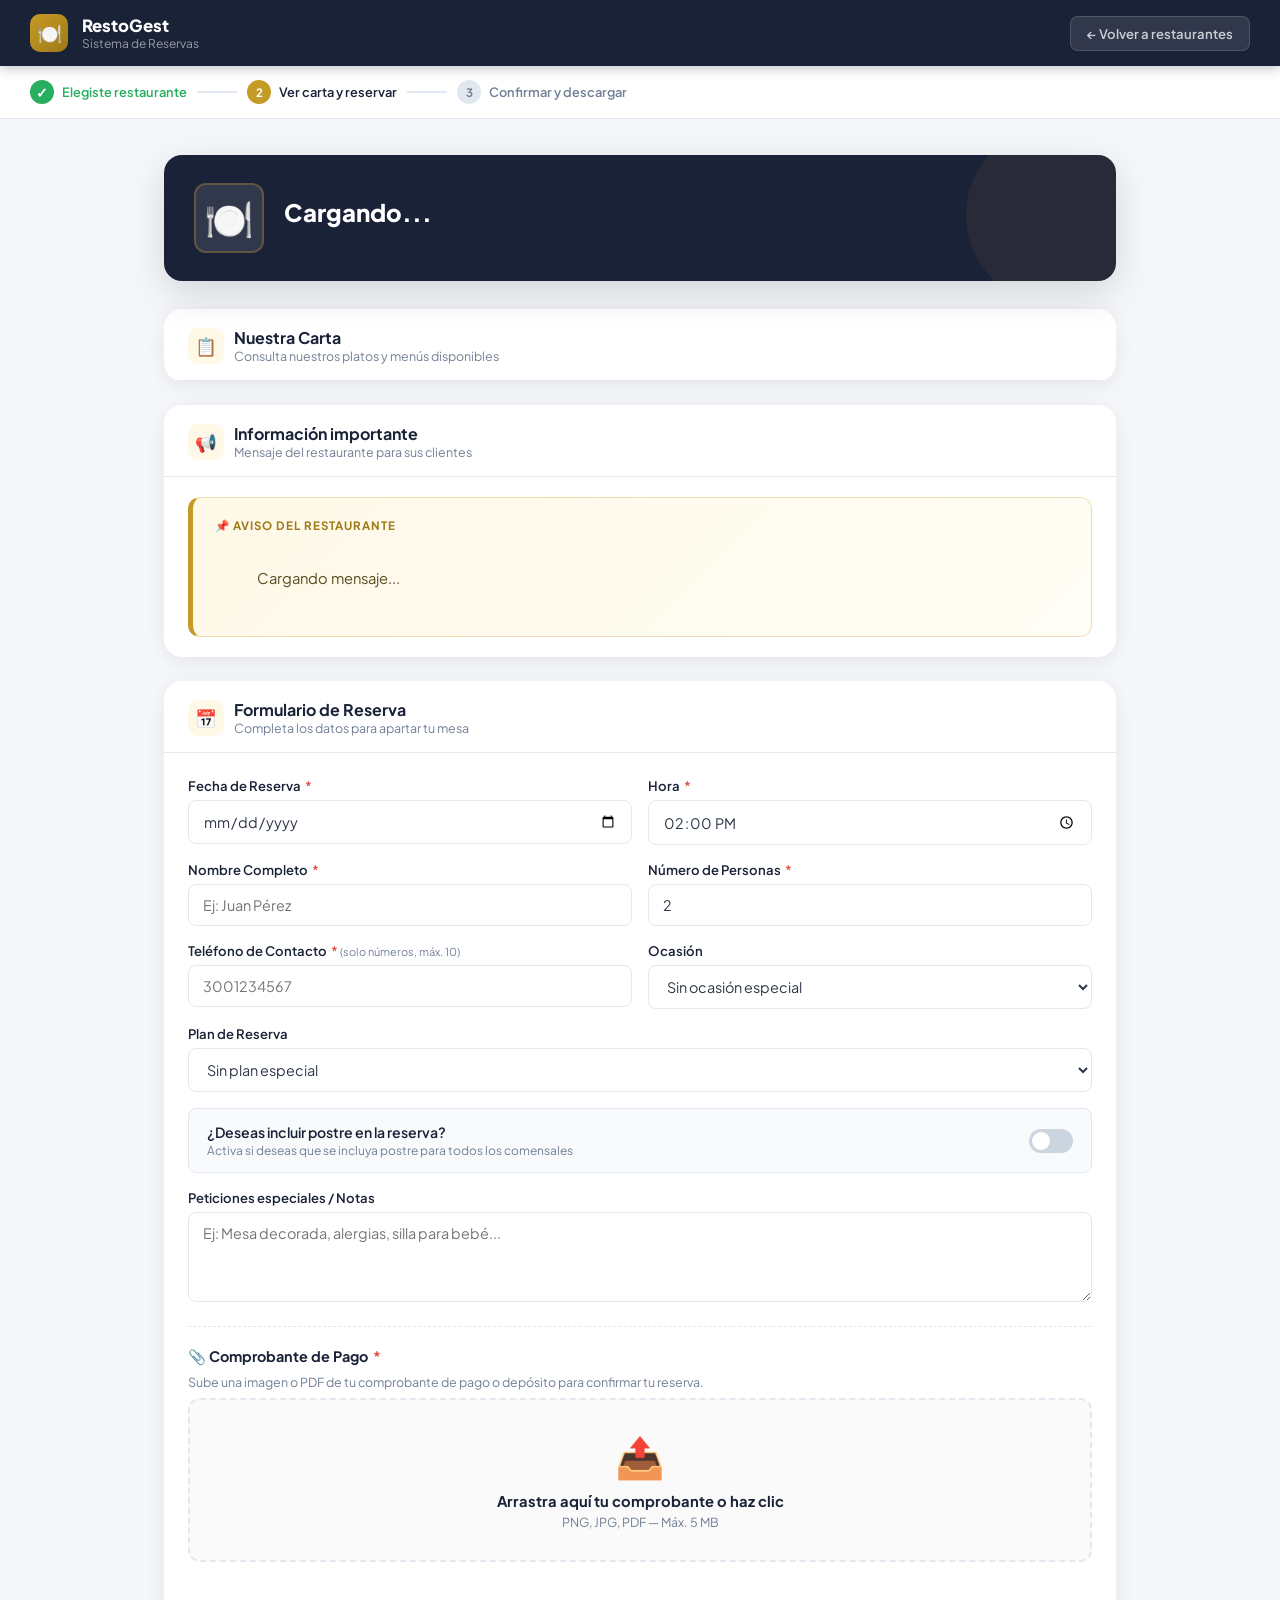
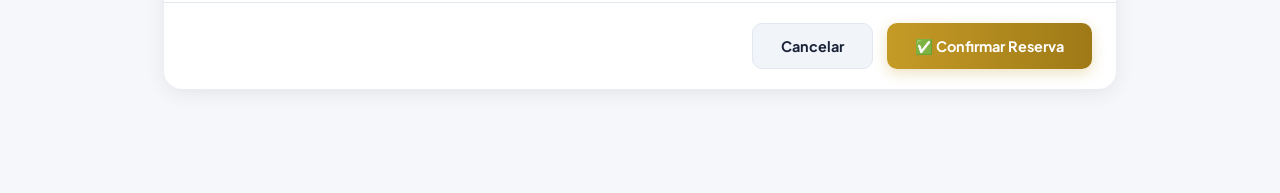
<file: RESTAURANTES/RESTAURANTES/frontend/formulario-reserva.html>
﻿<!DOCTYPE html>
<html lang="es">
<head>
  <meta charset="UTF-8">
  <meta name="viewport" content="width=device-width, initial-scale=1.0">
  <title>Reservar — Formulario</title>
  <link rel="preconnect" href="https://fonts.googleapis.com">
  <link href="https://fonts.googleapis.com/css2?family=Plus+Jakarta+Sans:wght@400;500;600;700;800&display=swap" rel="stylesheet">
  <style>
    :root {
      --primary: #c59b27;
      --primary-dark: #9e7916;
      --primary-light: #fef8e7;
      --secondary: #1a2238;
      --bg: #f5f7fb;
      --white: #ffffff;
      --text: #2d3748;
      --muted: #718096;
      --border: #e2e8f0;
      --radius-sm: 8px;
      --radius-md: 12px;
      --radius-lg: 18px;
      --shadow: 0 4px 20px rgba(0,0,0,0.08);
      --shadow-lg: 0 12px 40px rgba(0,0,0,0.14);
      --green: #27ae60;
      --red: #e74c3c;
    }
    * { box-sizing: border-box; margin: 0; padding: 0; }
    body {
      font-family: 'Plus Jakarta Sans', 'Segoe UI', sans-serif;
      background: var(--bg);
      color: var(--text);
      min-height: 100vh;
    }

    /* ── TOP BAR ── */
    .topbar {
      background: var(--secondary);
      padding: 14px 30px;
      display: flex;
      align-items: center;
      justify-content: space-between;
      position: sticky;
      top: 0;
      z-index: 50;
      box-shadow: 0 2px 12px rgba(0,0,0,0.25);
    }
    .topbar-left {
      display: flex;
      align-items: center;
      gap: 14px;
    }
    .topbar-logo {
      background: linear-gradient(135deg, var(--primary), var(--primary-dark));
      width: 38px; height: 38px;
      border-radius: 10px;
      display: flex; align-items: center; justify-content: center;
      font-size: 20px;
    }
    .topbar h1 {
      font-size: 1.05rem;
      font-weight: 800;
      color: #fff;
    }
    .topbar p {
      font-size: 0.75rem;
      color: rgba(255,255,255,0.55);
    }
    .btn-back {
      background: rgba(255,255,255,0.1);
      border: 1px solid rgba(255,255,255,0.15);
      color: rgba(255,255,255,0.75);
      padding: 8px 16px;
      border-radius: 8px;
      font-family: inherit;
      font-size: 0.82rem;
      font-weight: 600;
      cursor: pointer;
      transition: all 0.2s;
      text-decoration: none;
      display: flex;
      align-items: center;
      gap: 6px;
    }
    .btn-back:hover {
      background: rgba(255,255,255,0.18);
      color: #fff;
    }

    /* ── STEPS BAR ── */
    .steps-bar {
      background: #fff;
      border-bottom: 1px solid var(--border);
      padding: 14px 30px;
      display: flex;
      align-items: center;
      gap: 0;
    }
    .step {
      display: flex; align-items: center; gap: 8px;
      font-size: 0.8rem; font-weight: 600;
      color: var(--muted);
    }
    .step.active { color: var(--secondary); }
    .step.done { color: var(--green); }
    .step-num {
      width: 24px; height: 24px;
      border-radius: 50%;
      background: var(--border);
      display: flex; align-items: center; justify-content: center;
      font-size: 0.72rem; font-weight: 700;
    }
    .step.active .step-num { background: var(--primary); color: #fff; }
    .step.done .step-num { background: var(--green); color: #fff; font-size: 0.9rem; }
    .step-line { width: 40px; height: 2px; background: var(--border); margin: 0 10px; }

    /* ── LAYOUT ── */
    .page-content {
      max-width: 1000px;
      margin: 0 auto;
      padding: 36px 24px 80px;
    }

    /* ── RESTAURANT HEADER ── */
    .rest-header-card {
      background: var(--secondary);
      border-radius: var(--radius-lg);
      padding: 28px 30px;
      margin-bottom: 28px;
      display: flex;
      align-items: center;
      gap: 20px;
      box-shadow: var(--shadow-lg);
      position: relative;
      overflow: hidden;
    }
    .rest-header-card::after {
      content: '';
      position: absolute;
      right: -30px; top: -30px;
      width: 180px; height: 180px;
      border-radius: 50%;
      background: rgba(197,155,39,0.08);
    }
    .rest-logo-box {
      width: 70px; height: 70px;
      border-radius: var(--radius-md);
      overflow: hidden;
      background: rgba(255,255,255,0.1);
      display: flex; align-items: center; justify-content: center;
      font-size: 2.5rem;
      flex-shrink: 0;
      border: 2px solid rgba(197,155,39,0.3);
    }
    .rest-logo-box img { width: 100%; height: 100%; object-fit: cover; }
    .rest-header-info { flex: 1; }
    .rest-header-info h2 {
      font-size: 1.5rem; font-weight: 800;
      color: #fff; margin-bottom: 6px;
    }
    .rest-header-info p { color: rgba(255,255,255,0.6); font-size: 0.85rem; }
    .rest-header-meta {
      display: flex; gap: 16px; margin-top: 12px; flex-wrap: wrap;
    }
    .rest-header-meta span {
      font-size: 0.78rem; color: rgba(255,255,255,0.55);
      display: flex; align-items: center; gap: 5px;
    }

    /* ── CARTA SECTION ── */
    .section-card {
      background: var(--white);
      border-radius: var(--radius-lg);
      box-shadow: var(--shadow);
      margin-bottom: 24px;
      overflow: hidden;
    }
    .section-header {
      padding: 18px 24px 16px;
      border-bottom: 1px solid var(--border);
      display: flex;
      align-items: center;
      gap: 10px;
    }
    .section-header-icon {
      width: 36px; height: 36px;
      border-radius: 10px;
      background: var(--primary-light);
      display: flex; align-items: center; justify-content: center;
      font-size: 1.1rem;
    }
    .section-header h3 {
      font-size: 1rem; font-weight: 700; color: var(--secondary);
    }
    .section-header p {
      font-size: 0.78rem; color: var(--muted);
    }

    /* ── CARTA DISPLAY ── */
    .carta-viewer {
      padding: 0;
    }
    .carta-pdf-frame {
      width: 100%;
      height: 550px;
      border: none;
      display: block;
    }
    .carta-no-pdf {
      padding: 50px 24px;
      text-align: center;
      color: var(--muted);
    }
    .carta-no-pdf .icon { font-size: 3rem; margin-bottom: 12px; }
    .carta-no-pdf p { font-size: 0.88rem; }

    /* ── MENSAJE ADMIN ── */
    .admin-message-box {
      background: linear-gradient(135deg, #fef8e7, #fffdf5);
      border: 1px solid rgba(197,155,39,0.3);
      border-left: 5px solid var(--primary);
      border-radius: var(--radius-md);
      padding: 20px 22px;
    }
    .admin-message-label {
      font-size: 0.72rem;
      font-weight: 700;
      letter-spacing: 1px;
      text-transform: uppercase;
      color: var(--primary-dark);
      margin-bottom: 8px;
      display: flex;
      align-items: center;
      gap: 6px;
    }
    .admin-message-text {
      font-size: 0.92rem;
      color: #5a4a1e;
      line-height: 1.7;
      white-space: pre-wrap;
    }

    /* ── FORM ── */
    .form-section { padding: 24px; }
    .form-row {
      display: grid;
      grid-template-columns: 1fr 1fr;
      gap: 16px;
      margin-bottom: 16px;
    }
    @media (max-width: 600px) {
      .form-row { grid-template-columns: 1fr; }
    }
    .form-group { display: flex; flex-direction: column; gap: 6px; }
    .form-group label {
      font-size: 0.82rem;
      font-weight: 600;
      color: var(--secondary);
    }
    .form-group label span { color: var(--red); margin-left: 2px; }
    .form-control {
      border: 1.5px solid var(--border);
      border-radius: var(--radius-sm);
      padding: 11px 14px;
      font-family: inherit;
      font-size: 0.9rem;
      color: var(--text);
      background: #fff;
      transition: all 0.2s;
      width: 100%;
    }
    .form-control:focus {
      outline: none;
      border-color: var(--primary);
      box-shadow: 0 0 0 3px rgba(197,155,39,0.12);
    }
    textarea.form-control { resize: vertical; min-height: 90px; }
    select.form-control { cursor: pointer; }

    /* Switch */
    .switch-row {
      display: flex; align-items: center; justify-content: space-between;
      background: #f8fafc;
      border: 1.5px solid var(--border);
      border-radius: var(--radius-sm);
      padding: 14px 18px;
      margin-bottom: 16px;
      cursor: pointer;
    }
    .switch-label { font-size: 0.88rem; font-weight: 600; color: var(--secondary); }
    .switch-desc { font-size: 0.75rem; color: var(--muted); margin-top: 2px; }
    .switch {
      position: relative; width: 44px; height: 24px; flex-shrink: 0;
    }
    .switch input { opacity: 0; width: 0; height: 0; }
    .slider {
      position: absolute; inset: 0;
      background: #cbd5e0; border-radius: 24px; cursor: pointer;
      transition: 0.3s;
    }
    .slider:before {
      content: '';
      position: absolute;
      width: 18px; height: 18px;
      border-radius: 50%;
      background: #fff;
      left: 3px; top: 3px;
      transition: 0.3s;
    }
    .switch input:checked + .slider { background: var(--primary); }
    .switch input:checked + .slider:before { transform: translateX(20px); }

    /* ── COMPROBANTE UPLOADER ── */
    .upload-area {
      border: 2.5px dashed var(--border);
      border-radius: var(--radius-md);
      padding: 30px 20px;
      text-align: center;
      cursor: pointer;
      transition: all 0.25s;
      background: #fafafa;
      margin-bottom: 16px;
      position: relative;
    }
    .upload-area:hover, .upload-area.dragover {
      border-color: var(--primary);
      background: var(--primary-light);
    }
    .upload-area input[type="file"] {
      position: absolute; inset: 0;
      opacity: 0; cursor: pointer; width: 100%; height: 100%;
    }
    .upload-icon { font-size: 2.5rem; margin-bottom: 10px; }
    .upload-title { font-size: 0.92rem; font-weight: 700; color: var(--secondary); margin-bottom: 4px; }
    .upload-sub { font-size: 0.78rem; color: var(--muted); }

    .upload-preview {
      display: flex;
      align-items: center;
      gap: 14px;
      background: #f0fdf4;
      border: 1.5px solid #86efac;
      border-radius: var(--radius-sm);
      padding: 12px 16px;
      margin-bottom: 16px;
    }
    .upload-preview img {
      width: 60px; height: 60px;
      object-fit: cover;
      border-radius: 8px;
    }
    .upload-preview .file-icon { font-size: 2rem; }
    .upload-preview-info { flex: 1; }
    .upload-preview-name { font-size: 0.85rem; font-weight: 600; color: #065f46; }
    .upload-preview-size { font-size: 0.75rem; color: #047857; }
    .btn-remove {
      background: none; border: none; cursor: pointer;
      color: #dc2626; font-size: 1.1rem; padding: 4px;
    }

    /* ── BOTONES ACCIÓN ── */
    .actions-bar {
      display: flex;
      gap: 14px;
      justify-content: flex-end;
      padding: 20px 24px;
      border-top: 1px solid var(--border);
      flex-wrap: wrap;
    }
    .btn {
      padding: 13px 28px;
      border-radius: 10px;
      font-family: inherit;
      font-size: 0.9rem;
      font-weight: 700;
      cursor: pointer;
      border: none;
      transition: all 0.22s;
      display: flex;
      align-items: center;
      gap: 8px;
    }
    .btn-primary {
      background: linear-gradient(90deg, var(--primary), var(--primary-dark));
      color: #fff;
      box-shadow: 0 4px 14px rgba(197,155,39,0.3);
    }
    .btn-primary:hover {
      background: linear-gradient(90deg, #d4a933, var(--primary));
      box-shadow: 0 6px 20px rgba(197,155,39,0.45);
      transform: translateY(-1px);
    }
    .btn-primary:disabled {
      opacity: 0.6; cursor: not-allowed; transform: none;
    }
    .btn-secondary {
      background: #f1f5f9;
      color: var(--secondary);
      border: 1.5px solid var(--border);
    }
    .btn-secondary:hover { background: #e2e8f0; }

    /* ── SUCCESS SCREEN ── */
    .success-screen {
      background: var(--white);
      border-radius: var(--radius-lg);
      box-shadow: var(--shadow-lg);
      padding: 50px 36px;
      text-align: center;
      animation: popIn 0.5s cubic-bezier(0.175, 0.885, 0.32, 1.275);
    }
    .success-icon {
      width: 80px; height: 80px;
      border-radius: 50%;
      background: linear-gradient(135deg, #d1fae5, #a7f3d0);
      display: flex; align-items: center; justify-content: center;
      font-size: 2.5rem;
      margin: 0 auto 24px;
      box-shadow: 0 8px 24px rgba(39,174,96,0.25);
    }
    .success-screen h2 {
      font-size: 1.7rem; font-weight: 800; color: var(--secondary);
      margin-bottom: 10px;
    }
    .success-screen p {
      color: var(--muted); font-size: 0.95rem;
      line-height: 1.7; max-width: 450px; margin: 0 auto 28px;
    }

    .reservation-summary {
      background: #f8fafc;
      border: 1.5px solid var(--border);
      border-radius: var(--radius-md);
      padding: 22px;
      text-align: left;
      margin-bottom: 28px;
    }
    .summary-title {
      font-size: 0.78rem; font-weight: 700; letter-spacing: 1px;
      text-transform: uppercase; color: var(--muted);
      margin-bottom: 14px;
    }
    .summary-grid {
      display: grid;
      grid-template-columns: 1fr 1fr;
      gap: 12px;
    }
    @media (max-width: 500px) { .summary-grid { grid-template-columns: 1fr; } }
    .summary-item label {
      display: block;
      font-size: 0.72rem; font-weight: 600;
      color: var(--muted); text-transform: uppercase; letter-spacing: 0.5px;
      margin-bottom: 3px;
    }
    .summary-item span {
      font-size: 0.92rem; font-weight: 700; color: var(--secondary);
    }

    .btn-download {
      background: linear-gradient(90deg, var(--secondary), #2c3652);
      color: #fff;
      padding: 14px 32px;
      border-radius: 10px;
      font-family: inherit;
      font-size: 0.95rem;
      font-weight: 700;
      cursor: pointer;
      border: none;
      display: inline-flex;
      align-items: center;
      gap: 10px;
      transition: all 0.22s;
      box-shadow: 0 4px 16px rgba(26,34,56,0.2);
      margin-bottom: 14px;
    }
    .btn-download:hover {
      background: linear-gradient(90deg, #2c3652, var(--secondary));
      box-shadow: 0 8px 24px rgba(26,34,56,0.3);
      transform: translateY(-1px);
    }

    /* ── LOADING ── */
    .spinner {
      width: 20px; height: 20px;
      border: 2.5px solid rgba(255,255,255,0.3);
      border-top-color: #fff;
      border-radius: 50%;
      animation: spin 0.8s linear infinite;
    }

    /* ── TOAST ── */
    .toast {
      position: fixed;
      bottom: 30px; right: 30px;
      background: var(--secondary);
      color: #fff;
      padding: 14px 22px;
      border-radius: 12px;
      font-size: 0.88rem;
      font-weight: 600;
      box-shadow: 0 8px 28px rgba(0,0,0,0.2);
      display: flex;
      align-items: center;
      gap: 10px;
      z-index: 9999;
      transform: translateY(80px);
      opacity: 0;
      transition: all 0.35s cubic-bezier(0.175, 0.885, 0.32, 1.275);
    }
    .toast.show { transform: translateY(0); opacity: 1; }
    .toast.success { background: #065f46; }
    .toast.error { background: #991b1b; }

    /* ── FORM VALIDATION ── */
    .form-control.invalid { border-color: var(--red); }
    .field-error { font-size: 0.75rem; color: var(--red); margin-top: 2px; }
    .form-group.has-error label { color: var(--red); }

    @keyframes popIn {
      from { opacity: 0; transform: scale(0.85); }
      to   { opacity: 1; transform: scale(1); }
    }
    @keyframes spin {
      to { transform: rotate(360deg); }
    }
  </style>
</head>
<body>

  <!-- TOP BAR -->
  <header class="topbar">
    <div class="topbar-left">
      <div class="topbar-logo">🍽️</div>
      <div>
        <h1>RestoGest</h1>
        <p>Sistema de Reservas</p>
      </div>
    </div>
    <a class="btn-back" href="reservar.html">← Volver a restaurantes</a>
  </header>

  <!-- STEPS -->
  <div class="steps-bar">
    <div class="step done">
      <div class="step-num">✓</div>
      <span>Elegiste restaurante</span>
    </div>
    <div class="step-line"></div>
    <div class="step active">
      <div class="step-num">2</div>
      <span>Ver carta y reservar</span>
    </div>
    <div class="step-line"></div>
    <div class="step" id="step3">
      <div class="step-num">3</div>
      <span>Confirmar y descargar</span>
    </div>
  </div>

  <!-- CONTENIDO PRINCIPAL -->
  <div class="page-content">

    <!-- PANTALLA PRINCIPAL (form) -->
    <div id="mainContent">

      <!-- HEADER DEL RESTAURANTE -->
      <div class="rest-header-card" id="restHeaderCard">
        <div class="rest-logo-box" id="restLogoBox">🍽️</div>
        <div class="rest-header-info">
          <h2 id="restName">Cargando...</h2>
          <p id="restDesc"></p>
          <div class="rest-header-meta" id="restMeta"></div>
        </div>
      </div>

      <!-- CARTA DEL RESTAURANTE -->
      <div class="section-card">
        <div class="section-header">
          <div class="section-header-icon">📋</div>
          <div>
            <h3>Nuestra Carta</h3>
            <p>Consulta nuestros platos y menús disponibles</p>
          </div>
        </div>
        <div class="carta-viewer" id="cartaViewer">
          <!-- filled by JS -->
        </div>
      </div>

      <!-- MENSAJE DEL ADMINISTRADOR -->
      <div class="section-card" id="adminMsgSection">
        <div class="section-header">
          <div class="section-header-icon">📢</div>
          <div>
            <h3>Información importante</h3>
            <p>Mensaje del restaurante para sus clientes</p>
          </div>
        </div>
        <div style="padding: 20px 24px;">
          <div class="admin-message-box">
            <div class="admin-message-label">📌 Aviso del restaurante</div>
            <div class="admin-message-text" id="adminMessageText">
              Cargando mensaje...
            </div>
          </div>
        </div>
      </div>

      <!-- FORMULARIO DE RESERVA -->
      <div class="section-card">
        <div class="section-header">
          <div class="section-header-icon">📅</div>
          <div>
            <h3>Formulario de Reserva</h3>
            <p>Completa los datos para apartar tu mesa</p>
          </div>
        </div>

        <div class="form-section">

          <!-- Fecha y Hora -->
          <div class="form-row">
            <div class="form-group" id="fg-fecha">
              <label>Fecha de Reserva <span>*</span></label>
              <input type="date" class="form-control" id="inp-fecha">
            </div>
            <div class="form-group" id="fg-hora">
              <label>Hora <span>*</span></label>
              <input type="time" class="form-control" id="inp-hora" value="14:00">
            </div>
          </div>

          <!-- Nombre y Personas -->
          <div class="form-row">
            <div class="form-group" id="fg-nombre">
              <label>Nombre Completo <span>*</span></label>
              <input type="text" class="form-control" id="inp-nombre" placeholder="Ej: Juan Pérez">
            </div>
            <div class="form-group" id="fg-personas">
              <label>Número de Personas <span>*</span></label>
              <input type="number" class="form-control" id="inp-personas" min="1" max="50" value="2">
            </div>
          </div>

          <!-- Teléfono (SIN email) -->
          <div class="form-row">
            <div class="form-group" id="fg-tel">
              <label>Teléfono de Contacto <span>*</span> <small style="font-weight:400;color:var(--muted)">(solo números, máx. 10)</small></label>
              <input type="tel" class="form-control" id="inp-tel" placeholder="3001234567" maxlength="10">
            </div>
            <div class="form-group" id="fg-ocasion">
              <label>Ocasión</label>
              <select class="form-control" id="inp-ocasion">
                <option value="OTRO">Sin ocasión especial</option>
                <option value="CUMPLEAÑOS">🎂 Cumpleaños</option>
                <option value="ANIVERSARIO">💑 Aniversario</option>
                <option value="CITA_ROMANTICA">❤️ Cita Romántica</option>
                <option value="REUNION_FAMILIAR">👨‍👩‍👧 Reunión Familiar</option>
                <option value="REUNION_NEGOCIOS">💼 Reunión de Negocios</option>
                <option value="GRADUACION">🎓 Graduación</option>
              </select>
            </div>
          </div>

          <!-- Plan -->
          <div class="form-group" style="margin-bottom:16px;" id="fg-plan">
            <label>Plan de Reserva</label>
            <select class="form-control" id="inp-plan">
              <option value="No aplica">Sin plan especial</option>
              <option value="30">Plan 30</option>
              <option value="50">Plan 50</option>
              <option value="60">Plan 60</option>
              <option value="70">Plan 70</option>
              <option value="80">Plan 80</option>
            </select>
          </div>

          <!-- Postre Switch -->
          <label class="switch-row" for="inp-postre">
            <div>
              <div class="switch-label">¿Deseas incluir postre en la reserva?</div>
              <div class="switch-desc">Activa si deseas que se incluya postre para todos los comensales</div>
            </div>
            <label class="switch">
              <input type="checkbox" id="inp-postre">
              <span class="slider"></span>
            </label>
          </label>

          <!-- Notas -->
          <div class="form-group" id="fg-notas">
            <label>Peticiones especiales / Notas</label>
            <textarea class="form-control" id="inp-notas" rows="3" placeholder="Ej: Mesa decorada, alergias, silla para bebé..."></textarea>
          </div>

          <!-- COMPROBANTE DE PAGO -->
          <div style="margin-top: 24px; padding-top: 20px; border-top: 1.5px dashed var(--border);">
            <div class="form-group" style="margin-bottom: 8px;">
              <label style="font-size:0.9rem; font-weight:700; color:var(--secondary);">
                📎 Comprobante de Pago <span style="color:var(--red)">*</span>
              </label>
              <p style="font-size:0.78rem;color:var(--muted);margin-top:2px;">
                Sube una imagen o PDF de tu comprobante de pago o depósito para confirmar tu reserva.
              </p>
            </div>

            <!-- Preview -->
            <div id="comprobantePreview" style="display:none;" class="upload-preview">
              <div id="comprobanteThumbnail"></div>
              <div class="upload-preview-info">
                <div class="upload-preview-name" id="comprobanteFileName">—</div>
                <div class="upload-preview-size" id="comprobanteFileSize">—</div>
              </div>
              <button class="btn-remove" onclick="removeComprobante()" title="Quitar archivo">🗑️</button>
            </div>

            <!-- Drop zone -->
            <div class="upload-area" id="uploadArea">
              <input type="file" id="inp-comprobante" accept="image/*,application/pdf"
                onchange="handleComprobanteChange(event)">
              <div class="upload-icon">📤</div>
              <div class="upload-title">Arrastra aquí tu comprobante o haz clic</div>
              <div class="upload-sub">PNG, JPG, PDF — Máx. 5 MB</div>
            </div>
          </div>

        </div><!-- /form-section -->

        <!-- ACCIONES -->
        <div class="actions-bar">
          <button class="btn btn-secondary" onclick="window.location.href='reservar.html'">
            Cancelar
          </button>
          <button class="btn btn-primary" id="btnConfirmar" onclick="confirmarReserva()">
            <span>✅ Confirmar Reserva</span>
          </button>
        </div>
      </div><!-- /section-card form -->

    </div><!-- /mainContent -->

    <!-- PANTALLA DE ÉXITO -->
    <div id="successScreen" style="display:none;">
      <div class="success-screen">
        <div class="success-icon">✅</div>
        <h2>¡Reserva Confirmada!</h2>
        <p>Tu reserva ha sido registrada exitosamente. Guarda los detalles de tu reserva para presentarlos el día de tu visita.</p>

        <div class="reservation-summary">
          <div class="summary-title">🧾 Resumen de tu Reserva</div>
          <div class="summary-grid" id="summaryGrid">
            <!-- filled by JS -->
          </div>
        </div>

        <button class="btn-download" onclick="downloadReserva()">
          ⬇️ Descargar Comprobante de Reserva
        </button>
        <br>
        <button class="btn btn-secondary" onclick="window.location.href='reservar.html'" style="display:inline-flex; margin:0 auto;">
          ← Hacer otra reserva
        </button>
      </div>
    </div>

  </div><!-- /page-content -->

  <!-- TOAST -->
  <div class="toast" id="toast"></div>

  <script src="js/api.js"></script>
  <script>
  // ============================================================
  // ESTADO GLOBAL
  // ============================================================
  const params       = new URLSearchParams(window.location.search);
  const restauranteId = params.get('restaurante') || '';
  let restaurante    = null;
  let comprobanteFile = null;
  let comprobanteDataURL = null;
  let confirmedReserva = null;

  // ============================================================
  // INIT
  // ============================================================
  (function init() {
    if (!restauranteId) {
      window.location.href = 'reservar.html';
      return;
    }

    const todos = DataService.getRestaurantes();
    restaurante = todos.find(r => r.id === restauranteId);
    if (!restaurante) {
      window.location.href = 'reservar.html';
      return;
    }

    renderRestaurantHeader();
    renderCarta();
    renderAdminMessage();
    setMinDate();
    setupUploadDragDrop();
  })();

  // ── HEADER DEL RESTAURANTE
  function renderRestaurantHeader() {
    const logos = JSON.parse(localStorage.getItem('app_restaurant_logos_v1') || '{}');
    const logo  = logos[restauranteId];

    const logoBox = document.getElementById('restLogoBox');
    if (logo) {
      logoBox.innerHTML = `<img src="${logo}" alt="${restaurante.nombre}">`;
    } else {
      const emojis = {
        '11111111-1111-1111-1111-111111111111': '🍝',
        '22222222-2222-2222-2222-222222222222': '🌸',
        '33333333-3333-3333-3333-333333333333': '🌮',
        '44444444-4444-4444-4444-444444444444': '🫕'
      };
      logoBox.textContent = emojis[restauranteId] || '🍽️';
    }

    document.getElementById('restName').textContent = restaurante.nombre;
    document.getElementById('restDesc').textContent = restaurante.descripcion || '';

    const meta = document.getElementById('restMeta');
    meta.innerHTML = `
      <span>📍 ${restaurante.direccion || ''}</span>
      <span>📞 ${restaurante.telefono || ''}</span>
      <span>🕐 ${fmt12h(restaurante.hora_apertura)} – ${fmt12h(restaurante.hora_cierre)}</span>
    `;
  }

  // ── CARTA PDF
  function renderCarta() {
    const cartas = JSON.parse(localStorage.getItem('app_restaurant_cartas_v1') || '{}');
    const carta  = cartas[restauranteId];
    const viewer = document.getElementById('cartaViewer');

    if (carta) {
      viewer.innerHTML = `<iframe class="carta-pdf-frame" src="${carta}" title="Carta ${restaurante.nombre}"></iframe>`;
    } else {
      viewer.innerHTML = `
        <div class="carta-no-pdf">
          <div class="icon">📋</div>
          <p>La carta de este restaurante aún no ha sido cargada.<br>
             Puedes consultar el menú directamente en el restaurante o por teléfono.</p>
        </div>`;
    }
  }

  // ── MENSAJE DEL ADMIN
  function renderAdminMessage() {
    const msgs = JSON.parse(localStorage.getItem('app_admin_messages_v1') || '{}');
    const msg  = msgs[restauranteId] ||
      'Para confirmar tu reserva, realiza tu pago por transferencia o depósito y adjunta el comprobante en este formulario.\n\nTe contactaremos a tu número de teléfono para confirmar tu mesa.\n\n¡Gracias por elegirnos!';

    document.getElementById('adminMessageText').textContent = msg;
  }

  // ── FECHA MÍNIMA = HOY
  function setMinDate() {
    const today = new Date().toISOString().split('T')[0];
    document.getElementById('inp-fecha').min = today;
    document.getElementById('inp-fecha').value = today;
  }

  // ── DRAG & DROP UPLOAD
  function setupUploadDragDrop() {
    const area = document.getElementById('uploadArea');
    area.addEventListener('dragover', e => { e.preventDefault(); area.classList.add('dragover'); });
    area.addEventListener('dragleave', () => area.classList.remove('dragover'));
    area.addEventListener('drop', e => {
      e.preventDefault();
      area.classList.remove('dragover');
      if (e.dataTransfer.files[0]) processFile(e.dataTransfer.files[0]);
    });
  }

  // ── COMPROBANTE CHANGE
  function handleComprobanteChange(e) {
    const file = e.target.files[0];
    if (file) processFile(file);
  }

  function processFile(file) {
    if (file.size > 5 * 1024 * 1024) {
      showToast('El archivo supera el límite de 5 MB', 'error');
      return;
    }
    comprobanteFile = file;
    const reader = new FileReader();
    reader.onload = (e) => {
      comprobanteDataURL = e.target.result;
      showComprobantePreview(file);
    };
    reader.readAsDataURL(file);
  }

  function showComprobantePreview(file) {
    document.getElementById('uploadArea').style.display = 'none';
    document.getElementById('comprobantePreview').style.display = 'flex';
    document.getElementById('comprobanteFileName').textContent = file.name;
    document.getElementById('comprobanteFileSize').textContent = formatBytes(file.size);

    const thumb = document.getElementById('comprobanteThumbnail');
    if (file.type.startsWith('image/')) {
      thumb.innerHTML = `<img src="${comprobanteDataURL}" alt="comprobante">`;
    } else {
      thumb.innerHTML = `<span class="file-icon">📄</span>`;
    }
  }

  function removeComprobante() {
    comprobanteFile = null;
    comprobanteDataURL = null;
    document.getElementById('comprobantePreview').style.display = 'none';
    document.getElementById('uploadArea').style.display = 'block';
    document.getElementById('inp-comprobante').value = '';
  }

  // ── TELÉFONO: solo números
  document.getElementById('inp-tel').addEventListener('input', function() {
    this.value = this.value.replace(/\D/g, '').slice(0, 10);
  });

  // ── VALIDAR
  function validate() {
    let ok = true;
    const fields = [
      { id: 'fg-fecha',   inp: 'inp-fecha',   msg: 'Selecciona la fecha' },
      { id: 'fg-hora',    inp: 'inp-hora',    msg: 'Selecciona la hora' },
      { id: 'fg-nombre',  inp: 'inp-nombre',  msg: 'Ingresa tu nombre completo' },
      { id: 'fg-personas',inp: 'inp-personas', msg: 'Ingresa el número de personas' },
      { id: 'fg-tel',     inp: 'inp-tel',     msg: 'Ingresa el teléfono (10 dígitos)', minLen: 7 }
    ];

    fields.forEach(f => {
      const el = document.getElementById(f.inp);
      const fg = document.getElementById(f.id);
      clearErr(f.id);
      let val = el.value.trim();
      if (!val || (f.minLen && val.length < f.minLen)) {
        showFieldErr(f.id, f.msg);
        ok = false;
      }
    });

    if (!comprobanteFile) {
      showToast('⚠️ Por favor adjunta el comprobante de pago', 'error');
      document.getElementById('uploadArea').style.borderColor = 'var(--red)';
      ok = false;
    }

    return ok;
  }

  function showFieldErr(groupId, msg) {
    const fg = document.getElementById(groupId);
    if (!fg) return;
    fg.classList.add('has-error');
    const inp = fg.querySelector('.form-control');
    if (inp) inp.classList.add('invalid');
    let err = fg.querySelector('.field-error');
    if (!err) { err = document.createElement('span'); err.className = 'field-error'; fg.appendChild(err); }
    err.textContent = msg;
  }

  function clearErr(groupId) {
    const fg = document.getElementById(groupId);
    if (!fg) return;
    fg.classList.remove('has-error');
    const inp = fg.querySelector('.form-control');
    if (inp) inp.classList.remove('invalid');
    const err = fg.querySelector('.field-error');
    if (err) err.remove();
  }

  // ── CONFIRMAR RESERVA
  function confirmarReserva() {
    if (!validate()) return;

    const btn = document.getElementById('btnConfirmar');
    btn.disabled = true;
    btn.innerHTML = `<div class="spinner"></div> Guardando...`;

    const ocasionLabels = {
      'OTRO': 'Sin ocasión especial',
      'CUMPLEAÑOS': 'Cumpleaños',
      'ANIVERSARIO': 'Aniversario',
      'CITA_ROMANTICA': 'Cita Romántica',
      'REUNION_FAMILIAR': 'Reunión Familiar',
      'REUNION_NEGOCIOS': 'Reunión de Negocios',
      'GRADUACION': 'Graduación'
    };

    const planVal = document.getElementById('inp-plan').value;
    const reserva = {
      id: 'res-' + Date.now(),
      restaurante_id: restauranteId,
      restaurante_nombre: restaurante.nombre,
      fecha: document.getElementById('inp-fecha').value,
      hora: document.getElementById('inp-hora').value,
      nombre_cliente: document.getElementById('inp-nombre').value.trim(),
      numero_personas: parseInt(document.getElementById('inp-personas').value) || 1,
      telefono_contacto: document.getElementById('inp-tel').value.trim(),
      ocasion: document.getElementById('inp-ocasion').value,
      ocasion_label: ocasionLabels[document.getElementById('inp-ocasion').value] || 'Otro',
      plan: planVal,
      postre_incluido: document.getElementById('inp-postre').checked,
      descripcion_notas: document.getElementById('inp-notas').value.trim(),
      estado: 'PENDIENTE',
      comprobante_nombre: comprobanteFile ? comprobanteFile.name : null,
      comprobante_datos: comprobanteDataURL,
      creado_por: 'Cliente (Público)',
      ultimo_editor: 'Cliente (Público)',
      created_at: new Date().toISOString(),
      updated_at: new Date().toISOString()
    };

    // Guardar en localStorage
    setTimeout(() => {
      DataService.saveReserva(reserva);
      confirmedReserva = reserva;
      showSuccessScreen(reserva);
      btn.disabled = false;
      btn.innerHTML = `<span>✅ Confirmar Reserva</span>`;
    }, 900);
  }

  // ── MOSTRAR ÉXITO
  function showSuccessScreen(r) {
    document.getElementById('mainContent').style.display = 'none';
    const ss = document.getElementById('successScreen');
    ss.style.display = 'block';

    // Marcar paso 3
    const s3 = document.getElementById('step3');
    if (s3) { s3.className = 'step active'; s3.querySelector('.step-num').textContent = '3'; }

    const grid = document.getElementById('summaryGrid');
    grid.innerHTML = `
      <div class="summary-item"><label>Restaurante</label><span>${r.restaurante_nombre}</span></div>
      <div class="summary-item"><label>Fecha</label><span>${formatDate(r.fecha)}</span></div>
      <div class="summary-item"><label>Hora</label><span>${fmt12h(r.hora)}</span></div>
      <div class="summary-item"><label>Personas</label><span>${r.numero_personas}</span></div>
      <div class="summary-item"><label>Nombre</label><span>${r.nombre_cliente}</span></div>
      <div class="summary-item"><label>Teléfono</label><span>${r.telefono_contacto}</span></div>
      <div class="summary-item"><label>Ocasión</label><span>${r.ocasion_label}</span></div>
      <div class="summary-item"><label>Plan</label><span>Plan ${r.plan}</span></div>
      <div class="summary-item"><label>Postre</label><span>${r.postre_incluido ? '✅ Incluido' : '❌ No incluido'}</span></div>
      <div class="summary-item"><label>Estado</label><span>🟡 PENDIENTE</span></div>
      ${r.descripcion_notas ? `<div class="summary-item" style="grid-column:1/-1;"><label>Notas</label><span>${r.descripcion_notas}</span></div>` : ''}
    `;

    showToast('¡Reserva registrada con éxito! 🎉', 'success');
  }

  // ── DESCARGAR COMPROBANTE (HTML → print/PDF)
  function downloadReserva() {
    var r = confirmedReserva;
    if (!r) return;

    var imgHtml = "";
    if (comprobanteDataURL && comprobanteFile && comprobanteFile.type.startsWith("image/")) {
      imgHtml = "<img src=""" + comprobanteDataURL + """ style=""max-width:100%;border-radius:10px;margin-top:16px;"" alt=""comprobante"">";
    } else if (comprobanteDataURL) {
      imgHtml = "<p style=""color:#065f46;background:#d1fae5;padding:10px;border-radius:8px;"">PDF adjunto: " + r.comprobante_nombre + "</p>";
    }

    var notasHtml = r.descripcion_notas
      ? "<div class=""notas"" style=""margin-top:16px;""><label>Peticiones / Notas</label><p style=""font-size:0.88rem"">" + r.descripcion_notas + "</p></div>"
      : "";

    var css = [
      "body{font-family:Segoe UI,sans-serif;background:#f5f7fb;padding:40px 20px;color:#2d3748}",
      ".card{background:#fff;max-width:680px;margin:0 auto;border-radius:16px;overflow:hidden;box-shadow:0 8px 30px rgba(0,0,0,.1)}",
      ".card-header{background:linear-gradient(135deg,#1a2238,#2c3652);color:#fff;padding:30px 32px}",
      ".card-header h1{font-size:1.6rem;font-weight:800;margin-bottom:4px}",
      ".card-header p{color:rgba(255,255,255,.6);font-size:.88rem}",
      ".card-body{padding:30px 32px}",
      ".rest-name{font-size:1.3rem;font-weight:800;color:#c59b27;margin-bottom:20px}",
      ".grid{display:grid;grid-template-columns:1fr 1fr;gap:16px}",
      ".item label{display:block;font-size:.72rem;font-weight:700;text-transform:uppercase;color:#718096;letter-spacing:.5px;margin-bottom:3px}",
      ".item span{font-size:.95rem;font-weight:700;color:#2d3748}",
      ".notas{background:#f8fafc;border:1.5px solid #e2e8f0;border-radius:10px;padding:14px;margin-top:20px}",
      ".notas label{display:block;font-size:.72rem;text-transform:uppercase;color:#718096;margin-bottom:6px;font-weight:700}",
      ".badge{display:inline-block;padding:4px 12px;border-radius:9999px;font-size:.78rem;font-weight:700;background:#fef8e7;color:#9e7916}",
      ".divider{height:1px;background:#e2e8f0;margin:20px 0}",
      ".footer{text-align:center;font-size:.75rem;color:#718096;padding:16px 32px;border-top:1px solid #e2e8f0}",
      ".status-pendiente{background:#fef9c3;color:#854d0e;padding:6px 14px;border-radius:9999px;font-size:.82rem;font-weight:700;display:inline-block}",
      "@media print{body{padding:0}.card{box-shadow:none;border-radius:0}}"
    ].join("");

    var html = "<!DOCTYPE html>"
      + "<html lang=""es""><head><meta charset=""UTF-8"">"
      + "<title>Reserva - " + r.restaurante_nombre + "</title>"
      + "<style>" + css + "</style>"
      + "</head><body>"
      + "<div class=""card"">"
        + "<div class=""card-header"">"
          + "<h1>&#127869; RestoGest &mdash; Comprobante de Reserva</h1>"
          + "<p>C&oacute;digo: #" + r.id + " &nbsp;|&nbsp; " + new Date(r.created_at).toLocaleString("es-MX") + "</p>"
        + "</div>"
        + "<div class=""card-body"">"
          + "<div class=""rest-name"">" + r.restaurante_nombre + "</div>"
          + "<div class=""grid"">"
            + "<div class=""item""><label>Fecha</label><span>" + formatDate(r.fecha) + "</span></div>"
            + "<div class=""item""><label>Hora</label><span>" + fmt12h(r.hora) + "</span></div>"
            + "<div class=""item""><label>Nombre</label><span>" + r.nombre_cliente + "</span></div>"
            + "<div class=""item""><label>Personas</label><span>" + r.numero_personas + "</span></div>"
            + "<div class=""item""><label>Tel&eacute;fono</label><span>" + r.telefono_contacto + "</span></div>"
            + "<div class=""item""><label>Ocasi&oacute;n</label><span>" + r.ocasion_label + "</span></div>"
            + "<div class=""item""><label>Plan</label><span><span class=""badge"">Plan " + r.plan + "</span></span></div>"
            + "<div class=""item""><label>Postre</label><span>" + (r.postre_incluido ? "&#9989; Incluido" : "No incluido") + "</span></div>"
          + "</div>"
          + "<div class=""divider""></div>"
          + "<p>Estado: <span class=""status-pendiente"">&#9203; PENDIENTE DE CONFIRMACI&Oacute;N</span></p>"
          + notasHtml
          + "<div class=""divider""></div>"
          + "<p style=""font-size:.82rem;color:#718096;""><strong>Comprobante de pago adjunto:</strong> " + (r.comprobante_nombre || "No adjuntado") + "</p>"
          + imgHtml
        + "</div>"
        + "<div class=""footer"">Presentar este documento el d&iacute;a de la reserva &nbsp;&bull;&nbsp; RestoGest &copy; 2026</div>"
      + "</div>"
      + "</body></html>";

    var blob = new Blob([html], { type: "text/html" });
    var url  = URL.createObjectURL(blob);
    var a    = document.createElement("a");
    a.href = url;
    a.download = "Reserva_" + r.restaurante_nombre.replace(/\s/g, "_") + "_" + r.fecha + ".html";
    a.click();
    URL.revokeObjectURL(url);

    showToast("Archivo descargado", "success");
  }
  // ============================================================
  // UTILIDADES
  // ============================================================
  function fmt12h(t) {
    if (!t) return '—';
    const [hh, mm] = t.split(':');
    const hr = parseInt(hh);
    return `${hr % 12 || 12}:${mm} ${hr >= 12 ? 'pm' : 'am'}`;
  }

  function formatDate(d) {
    if (!d) return '—';
    const [y, m, day] = d.split('-');
    const months = ['Ene','Feb','Mar','Abr','May','Jun','Jul','Ago','Sep','Oct','Nov','Dic'];
    return `${parseInt(day)} de ${months[parseInt(m)-1]} de ${y}`;
  }

  function formatBytes(b) {
    if (b < 1024) return b + ' B';
    if (b < 1048576) return (b/1024).toFixed(1) + ' KB';
    return (b/1048576).toFixed(1) + ' MB';
  }

  function showToast(msg, type='') {
    const t = document.getElementById('toast');
    t.textContent = msg;
    t.className = 'toast ' + type;
    void t.offsetWidth;
    t.classList.add('show');
    setTimeout(() => t.classList.remove('show'), 3500);
  }
  </script>
</body>
</html>
</file>
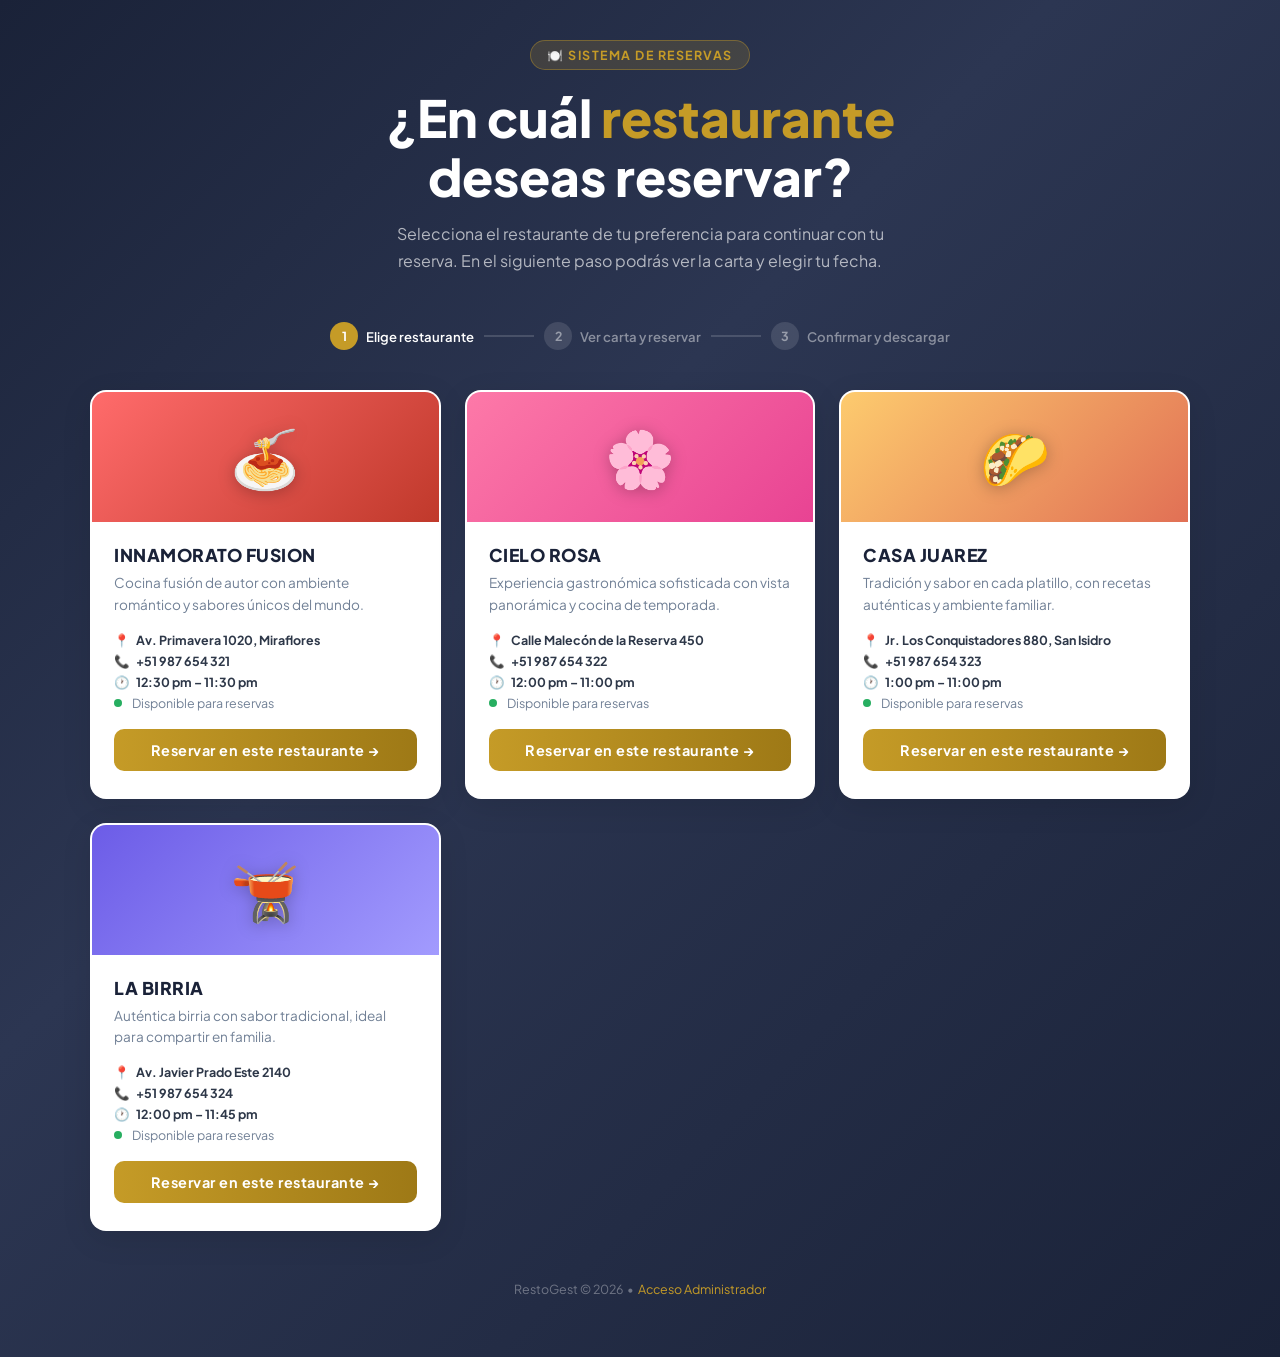
<file: RESTAURANTES/RESTAURANTES/frontend/reservar.html>
<!DOCTYPE html>
<html lang="es">
<head>
  <meta charset="UTF-8">
  <meta name="viewport" content="width=device-width, initial-scale=1.0">
  <title>Reservar — Elige tu Restaurante</title>
  <link rel="preconnect" href="https://fonts.googleapis.com">
  <link href="https://fonts.googleapis.com/css2?family=Plus+Jakarta+Sans:wght@400;500;600;700;800&display=swap" rel="stylesheet">
  <style>
    :root {
      --primary: #c59b27;
      --primary-dark: #9e7916;
      --secondary: #1a2238;
      --bg: #f5f7fb;
      --white: #ffffff;
      --text: #2d3748;
      --muted: #718096;
      --border: #e2e8f0;
      --radius: 16px;
      --shadow: 0 8px 30px rgba(0,0,0,0.10);
    }
    * { box-sizing: border-box; margin: 0; padding: 0; }
    body {
      font-family: 'Plus Jakarta Sans', 'Segoe UI', sans-serif;
      background: linear-gradient(135deg, #1a2238 0%, #2c3652 40%, #1a2238 100%);
      min-height: 100vh;
      display: flex;
      flex-direction: column;
      align-items: center;
      justify-content: flex-start;
      padding: 40px 20px 60px;
    }

    /* ── HERO ── */
    .hero {
      text-align: center;
      margin-bottom: 48px;
      animation: fadeDown 0.6s ease;
    }
    .hero-badge {
      display: inline-block;
      background: rgba(197,155,39,0.18);
      border: 1px solid rgba(197,155,39,0.4);
      color: var(--primary);
      font-size: 0.78rem;
      font-weight: 700;
      letter-spacing: 1.5px;
      text-transform: uppercase;
      padding: 6px 16px;
      border-radius: 9999px;
      margin-bottom: 18px;
    }
    .hero h1 {
      font-size: clamp(2rem, 5vw, 3.2rem);
      font-weight: 800;
      color: #fff;
      line-height: 1.15;
      margin-bottom: 14px;
    }
    .hero h1 span { color: var(--primary); }
    .hero p {
      font-size: 1rem;
      color: rgba(255,255,255,0.65);
      max-width: 520px;
      margin: 0 auto;
      line-height: 1.7;
    }

    /* ── GRID DE RESTAURANTES ── */
    .restaurants-grid {
      display: grid;
      grid-template-columns: repeat(auto-fit, minmax(280px, 1fr));
      gap: 24px;
      width: 100%;
      max-width: 1100px;
      animation: fadeUp 0.7s ease;
    }

    .rest-card {
      background: var(--white);
      border-radius: var(--radius);
      overflow: hidden;
      box-shadow: var(--shadow);
      cursor: pointer;
      transition: transform 0.28s ease, box-shadow 0.28s ease;
      display: flex;
      flex-direction: column;
      border: 2px solid transparent;
      position: relative;
    }
    .rest-card:hover {
      transform: translateY(-6px);
      box-shadow: 0 18px 50px rgba(0,0,0,0.20);
      border-color: var(--primary);
    }
    .rest-card::before {
      content: '';
      position: absolute;
      top: 0; left: 0; right: 0;
      height: 4px;
      background: linear-gradient(90deg, var(--primary), var(--primary-dark));
      opacity: 0;
      transition: opacity 0.28s;
    }
    .rest-card:hover::before { opacity: 1; }

    /* Banner de color para cada restaurante */
    .rest-banner {
      height: 130px;
      display: flex;
      align-items: center;
      justify-content: center;
      font-size: 3.5rem;
      position: relative;
      overflow: hidden;
    }
    .rest-banner .logo-img {
      width: 100%; height: 100%;
      object-fit: cover;
      position: absolute; top: 0; left: 0;
    }
    .rest-banner .emoji-fallback {
      position: relative; z-index: 1;
      filter: drop-shadow(0 2px 8px rgba(0,0,0,0.25));
    }
    .banner-innamorato { background: linear-gradient(135deg, #ff6b6b, #c0392b); }
    .banner-cielorosa  { background: linear-gradient(135deg, #fd79a8, #e84393); }
    .banner-casajuarez { background: linear-gradient(135deg, #fdcb6e, #e17055); }
    .banner-labirria   { background: linear-gradient(135deg, #6c5ce7, #a29bfe); }

    .rest-body {
      padding: 22px 22px 26px;
      flex: 1;
      display: flex;
      flex-direction: column;
    }
    .rest-name {
      font-size: 1.1rem;
      font-weight: 800;
      color: var(--secondary);
      margin-bottom: 6px;
      letter-spacing: 0.5px;
    }
    .rest-desc {
      font-size: 0.85rem;
      color: var(--muted);
      line-height: 1.6;
      flex: 1;
      margin-bottom: 16px;
    }
    .rest-meta {
      display: flex;
      flex-direction: column;
      gap: 5px;
      margin-bottom: 18px;
    }
    .rest-meta span {
      font-size: 0.78rem;
      color: var(--muted);
      display: flex;
      align-items: center;
      gap: 6px;
    }
    .rest-meta strong { color: var(--text); }

    .btn-reservar {
      display: block;
      width: 100%;
      background: linear-gradient(90deg, var(--primary), var(--primary-dark));
      color: #fff;
      font-family: inherit;
      font-size: 0.9rem;
      font-weight: 700;
      padding: 12px 20px;
      border: none;
      border-radius: 10px;
      cursor: pointer;
      text-align: center;
      letter-spacing: 0.5px;
      transition: all 0.22s;
      text-decoration: none;
    }
    .btn-reservar:hover {
      background: linear-gradient(90deg, #d4a933, var(--primary));
      transform: scale(1.02);
      box-shadow: 0 6px 18px rgba(197,155,39,0.35);
    }

    .status-dot {
      width: 8px; height: 8px;
      border-radius: 50%;
      background: #27ae60;
      display: inline-block;
      margin-right: 4px;
      animation: pulse 2s infinite;
    }

    /* ── FOOTER ── */
    .page-footer {
      margin-top: 50px;
      text-align: center;
      color: rgba(255,255,255,0.35);
      font-size: 0.78rem;
    }
    .page-footer a {
      color: var(--primary);
      text-decoration: none;
    }

    /* ── STEP INDICATOR ── */
    .steps-bar {
      display: flex;
      align-items: center;
      gap: 0;
      margin-bottom: 40px;
      animation: fadeDown 0.5s ease;
    }
    .step {
      display: flex;
      align-items: center;
      gap: 8px;
      font-size: 0.82rem;
      font-weight: 600;
      color: rgba(255,255,255,0.45);
    }
    .step.active { color: #fff; }
    .step-num {
      width: 28px; height: 28px;
      border-radius: 50%;
      background: rgba(255,255,255,0.12);
      display: flex; align-items: center; justify-content: center;
      font-size: 0.78rem;
      font-weight: 700;
    }
    .step.active .step-num {
      background: var(--primary);
      color: #fff;
    }
    .step-line {
      width: 50px;
      height: 2px;
      background: rgba(255,255,255,0.15);
      margin: 0 10px;
    }

    @keyframes fadeDown {
      from { opacity: 0; transform: translateY(-20px); }
      to   { opacity: 1; transform: translateY(0); }
    }
    @keyframes fadeUp {
      from { opacity: 0; transform: translateY(30px); }
      to   { opacity: 1; transform: translateY(0); }
    }
    @keyframes pulse {
      0%,100% { transform: scale(1); opacity: 1; }
      50%      { transform: scale(1.4); opacity: 0.6; }
    }
  </style>
</head>
<body>

  <!-- HERO -->
  <div class="hero">
    <div class="hero-badge">🍽️ Sistema de Reservas</div>
    <h1>¿En cuál <span>restaurante</span><br>deseas reservar?</h1>
    <p>Selecciona el restaurante de tu preferencia para continuar con tu reserva. En el siguiente paso podrás ver la carta y elegir tu fecha.</p>
  </div>

  <!-- PASOS -->
  <div class="steps-bar">
    <div class="step active">
      <div class="step-num">1</div>
      <span>Elige restaurante</span>
    </div>
    <div class="step-line"></div>
    <div class="step">
      <div class="step-num">2</div>
      <span>Ver carta y reservar</span>
    </div>
    <div class="step-line"></div>
    <div class="step">
      <div class="step-num">3</div>
      <span>Confirmar y descargar</span>
    </div>
  </div>

  <!-- GRID DE RESTAURANTES -->
  <div class="restaurants-grid" id="restaurantsGrid">
    <!-- Generado por JS -->
  </div>

  <div class="page-footer">
    RestoGest &copy; 2026 &nbsp;•&nbsp;
    <a href="index.html">Acceso Administrador</a>
  </div>

  <script src="js/api.js"></script>
  <script>
    const restaurantes = DataService.getRestaurantes().filter(r => r.activo !== false);

    const bannerClass = {
      '11111111-1111-1111-1111-111111111111': 'banner-innamorato',
      '22222222-2222-2222-2222-222222222222': 'banner-cielorosa',
      '33333333-3333-3333-3333-333333333333': 'banner-casajuarez',
      '44444444-4444-4444-4444-444444444444': 'banner-labirria'
    };
    const bannerEmoji = {
      '11111111-1111-1111-1111-111111111111': '🍝',
      '22222222-2222-2222-2222-222222222222': '🌸',
      '33333333-3333-3333-3333-333333333333': '🌮',
      '44444444-4444-4444-4444-444444444444': '🫕'
    };

    function formatHora(h) {
      if (!h) return '—';
      const [hh, mm] = h.split(':');
      const hr = parseInt(hh);
      const ampm = hr >= 12 ? 'pm' : 'am';
      const h12 = hr % 12 || 12;
      return `${h12}:${mm} ${ampm}`;
    }

    const grid = document.getElementById('restaurantsGrid');

    restaurantes.forEach(r => {
      const logos = JSON.parse(localStorage.getItem('app_restaurant_logos_v1') || '{}');
      const logoSrc = logos[r.id] || null;

      const card = document.createElement('div');
      card.className = 'rest-card';
      card.innerHTML = `
        <div class="rest-banner ${bannerClass[r.id] || 'banner-innamorato'}">
          ${logoSrc
            ? `<img class="logo-img" src="${logoSrc}" alt="${r.nombre}">`
            : `<span class="emoji-fallback">${bannerEmoji[r.id] || '🍽️'}</span>`}
        </div>
        <div class="rest-body">
          <div class="rest-name">${r.nombre}</div>
          <div class="rest-desc">${r.descripcion || 'Experiencia gastronómica única.'}</div>
          <div class="rest-meta">
            <span>📍 <strong>${r.direccion || 'Consultar dirección'}</strong></span>
            <span>📞 <strong>${r.telefono || '—'}</strong></span>
            <span>🕐 <strong>${formatHora(r.hora_apertura)} – ${formatHora(r.hora_cierre)}</strong></span>
            <span><span class="status-dot"></span> Disponible para reservas</span>
          </div>
          <a class="btn-reservar" href="formulario-reserva.html?restaurante=${r.id}">
            Reservar en este restaurante →
          </a>
        </div>
      `;
      grid.appendChild(card);
    });
  </script>
</body>
</html>
</file>
